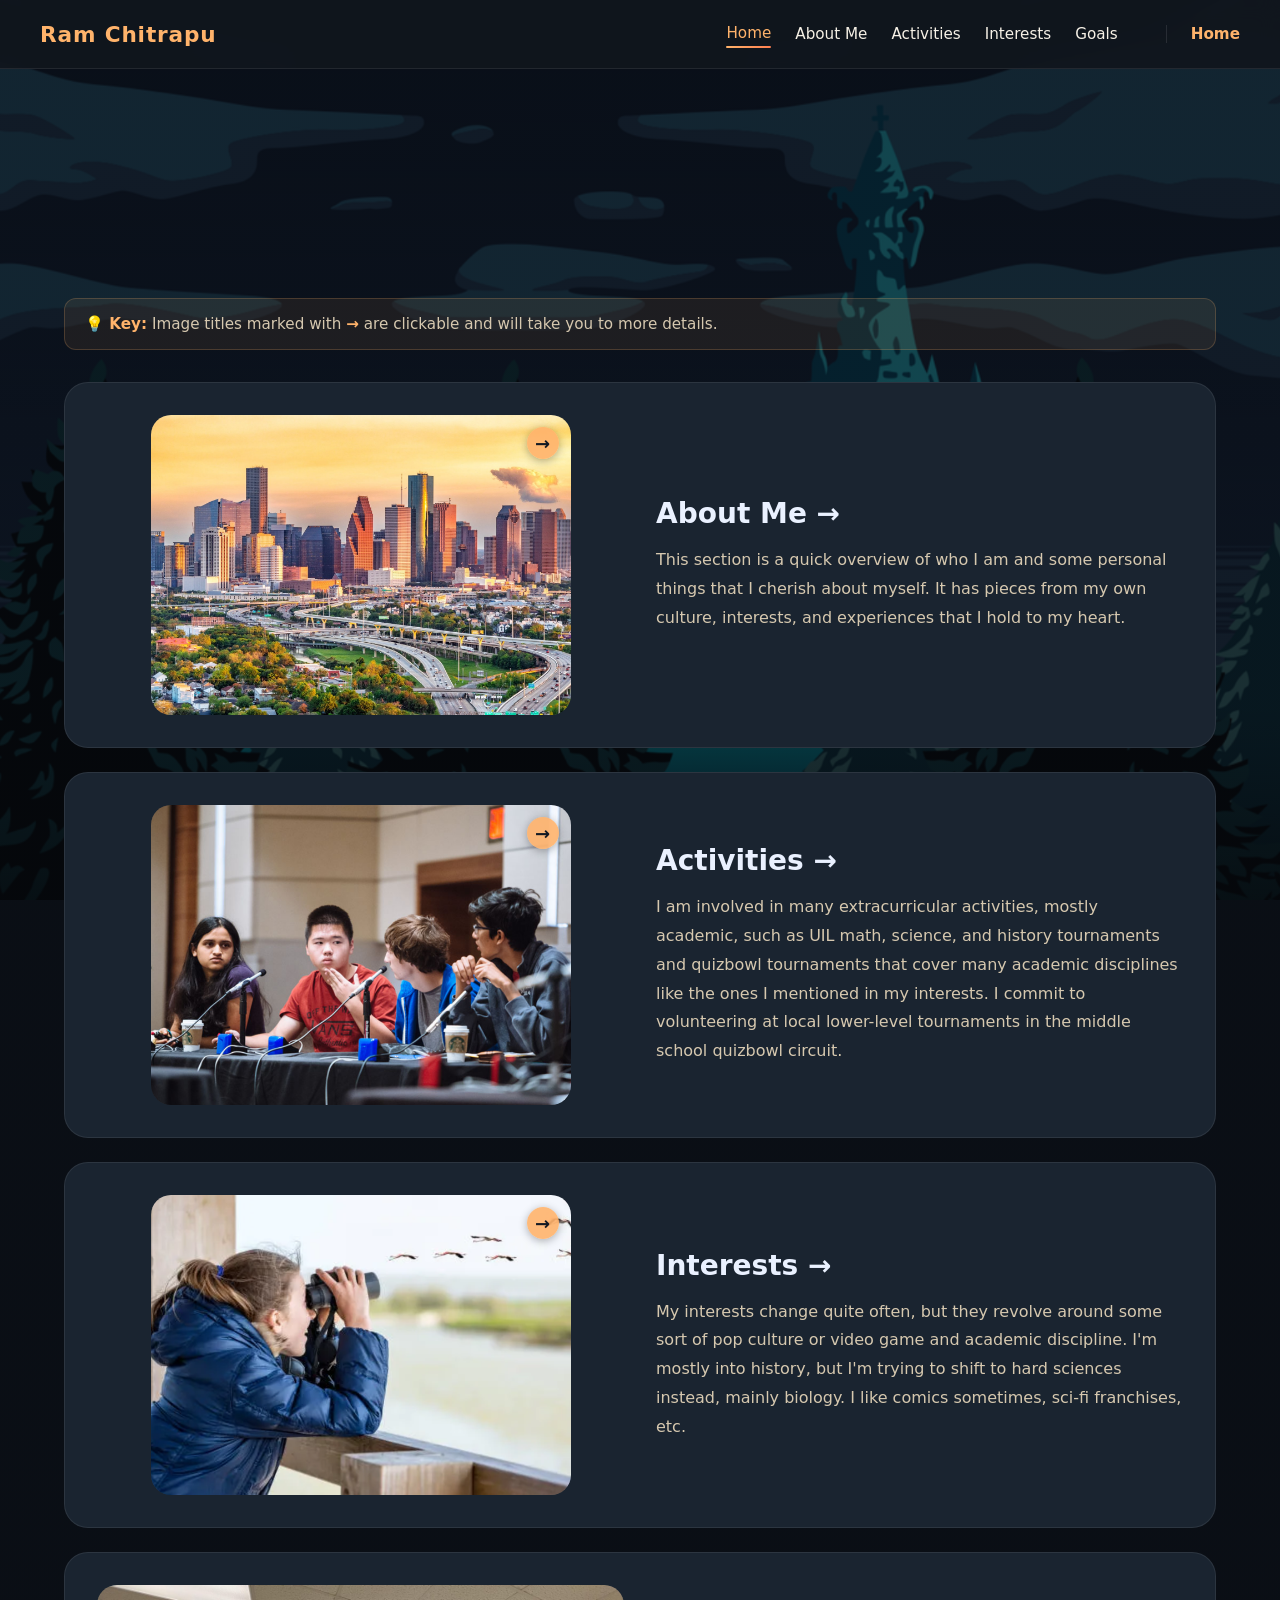
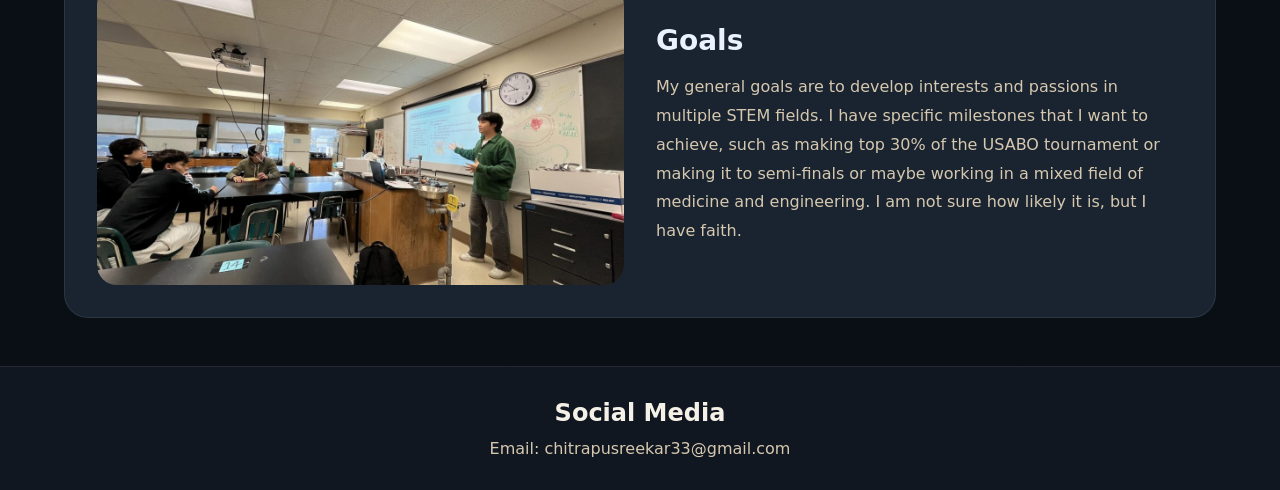
<file: index.html>
<!DOCTYPE html>
<html lang="en">
<head>
  <meta charset="UTF-8">
  <meta name="viewport" content="width=device-width, initial-scale=1.0">
  <title>Ram Chitrapu</title>
  <link rel="stylesheet" href="styles.css">
</head>
<body>
  <nav class="top-nav">
    <span class="nav-brand">Ram Chitrapu</span>
    <div class="top-nav-links">
      <a href="index.html" class="active">Home</a>
      <a href="about-gallery.html">About Me</a>
      <a href="activities.html">Activities</a>
      <a href="gallery.html">Interests</a>
      <a href="index.html">Goals</a>
    </div>
    <span class="page-title">Home</span>
  </nav>

  <header class="hero-header">
    <div class="hero-content">
    </div>
  </header>

  <main>
    <section class="clickable-legend">
      <p><strong>💡 Key:</strong> Image titles marked with <strong>→</strong> are clickable and will take you to more details.</p>
    </section>

    <section class="slide about-me-slide">
      <div class="slide-image">
        <a class="placeholder-link" href="about-gallery.html">
          <div class="placeholder placeholder-image-fill">
            <img src="images/houston.png" alt="Houston" class="gallery-photo">
          </div>
        </a>
      </div>
      <div class="slide-text">
        <h2>About Me →</h2>
        <p>This section is a quick overview of who I am and some personal things that I cherish about myself. It has pieces from my own culture, interests, and experiences that I hold to my heart.  </p>
      </div>
    </section>

    <section class="slide">
      <div class="slide-image">
        <a class="placeholder-link" href="activities.html">
          <div class="placeholder placeholder-image-fill">
            <img src="images/naqt.png" alt="NAQT activity" class="gallery-photo">
          </div>
        </a>
      </div>
      <div class="slide-text">
        <h2>Activities →</h2>
        <p>I am involved in many extracurricular activities, mostly academic, such as UIL math, science, and history tournaments and quizbowl tournaments that cover many academic disciplines like the ones I mentioned in my interests. I commit to volunteering at local lower-level tournaments in the middle school quizbowl circuit. </p>
      </div>
    </section>

    <section class="slide">
      <div class="slide-image">
        <a class="placeholder-link" href="gallery.html">
          <div class="placeholder placeholder-image-fill">
            <img src="images/birdwatching.png" alt="Birdwatching" class="gallery-photo">
          </div>
        </a>
      </div>
      <div class="slide-text">
        <h2>Interests →</h2>
        <p> My interests change quite often, but they revolve around some sort of pop culture or video game and academic discipline. I'm mostly into history, but I'm trying to shift to hard sciences instead, mainly biology. I like comics sometimes, sci-fi franchises, etc.  </p>
      </div>
    </section>

    <section class="slide reverse">
      <div class="slide-text">
        <h2>Goals</h2>
        <p> My general goals are to develop interests and passions in multiple STEM fields. I have specific milestones that I want to achieve, such as making top 30% of the USABO tournament or making it to semi-finals or maybe working in a mixed field of medicine and engineering. I am not sure how likely it is, but I have faith.</p>
      </div>
      <div class="slide-image">
        <div class="placeholder placeholder-image-fill">
          <img src="images/image.png" alt="Goals" class="gallery-photo">
        </div>
      </div>
    </section>
  </main>

  <footer class="bottom-footer">
    <div>
      <h2>Social Media</h2>
      <p>Email: chitrapusreekar33@gmail.com</p>
    </div>
  </footer>
</body>
</html>
</file>
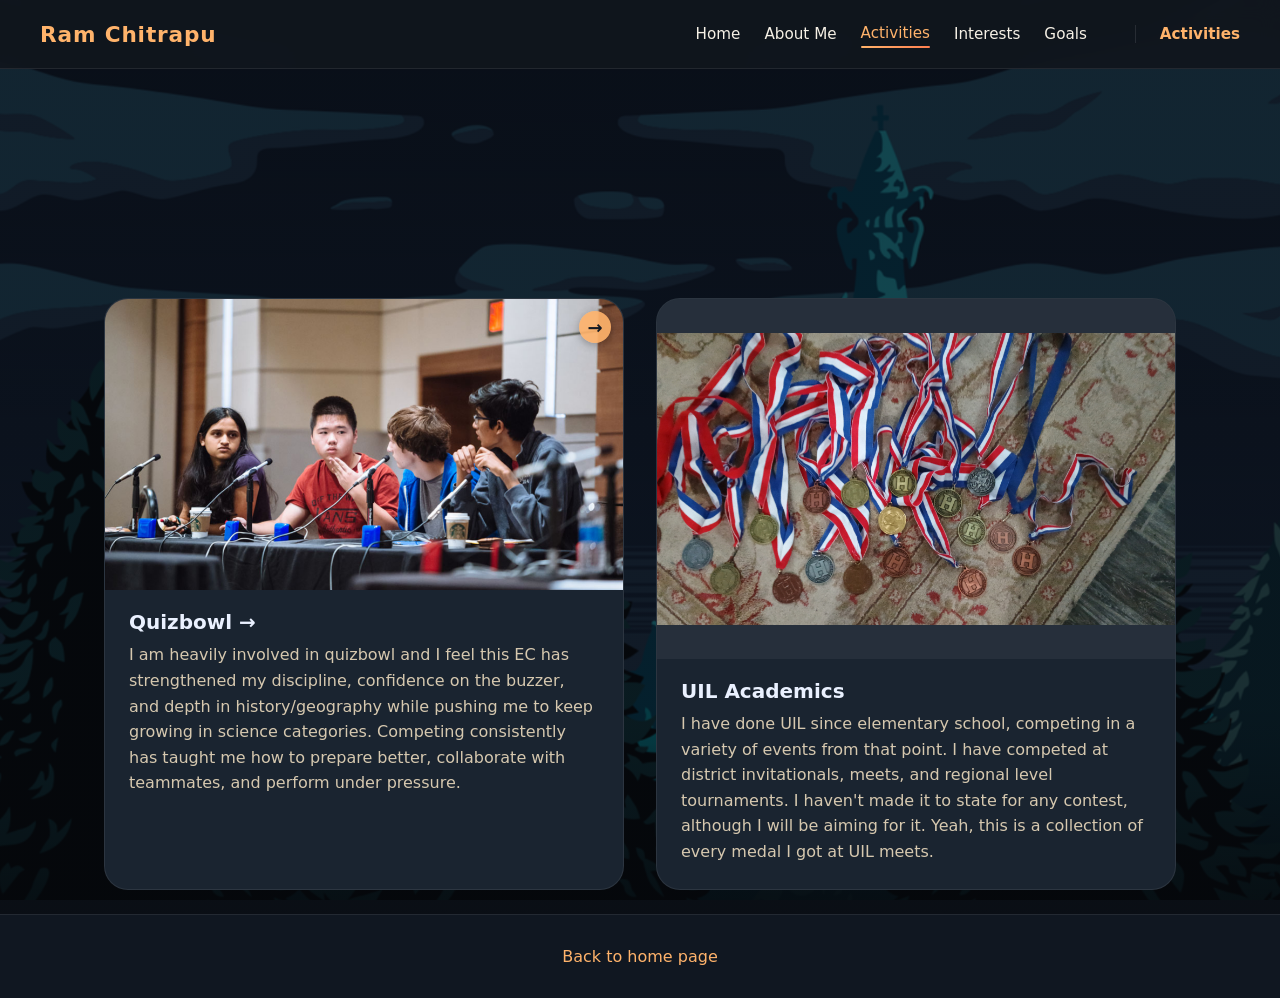
<file: activities.html>
<!DOCTYPE html>
<html lang="en">
<head>
  <meta charset="UTF-8">
  <meta name="viewport" content="width=device-width, initial-scale=1.0">
  <title>Activities Gallery</title>
  <link rel="stylesheet" href="styles.css">
</head>
<body>
  <nav class="top-nav">
    <span class="nav-brand">Ram Chitrapu</span>
    <div class="top-nav-links">
      <a href="index.html">Home</a>
      <a href="about-gallery.html">About Me</a>
      <a href="activities.html" class="active">Activities</a>
      <a href="gallery.html">Interests</a>
      <a href="index.html">Goals</a>
    </div>
    <span class="page-title">Activities</span>
  </nav>

  <header class="hero-header">
    <div class="hero-content">
    </div>
  </header>

  <main>
    <section class="activities-grid">
      <article class="activity-card">
        <a class="gallery-portal-link" href="quizbowl.html" aria-label="Open quizbowl awards page">
          <div class="gallery-image artwork-image naqt-image-wrap gallery-portal-image">
            <img src="images/naqt.png" alt="NAQT quizbowl" class="gallery-photo">
          </div>
        </a>
        <h3>Quizbowl →</h3>
        <p>I am heavily involved in quizbowl and I feel this EC has strengthened my discipline, confidence on the buzzer, and depth in history/geography while pushing me to keep growing in science categories. Competing consistently has taught me how to prepare better, collaborate with teammates, and perform under pressure.</p>
      </article>
      <article class="activity-card">
        <a class="gallery-portal-link" href="#">
          <div class="gallery-image artwork-image uil-image-wrap gallery-portal-image">
            <img src="images/uilmedals.png" alt="UIL medals" class="gallery-photo">
          </div>
        </a>
        <h3>UIL Academics</h3>
        <p>I have done UIL since elementary school, competing in a variety of events from that point. I have competed at district invitationals, meets, and regional level tournaments. I haven't made it to state for any contest, although I will be aiming for it. Yeah, this is a collection of every medal I got at UIL meets.  </p>
      </article>
    </section>
  </main>

  <footer class="bottom-footer">
    <div>
      <p><a class="text-link" href="index.html">Back to home page</a></p>
    </div>
  </footer>
</body>
</html>
</file>
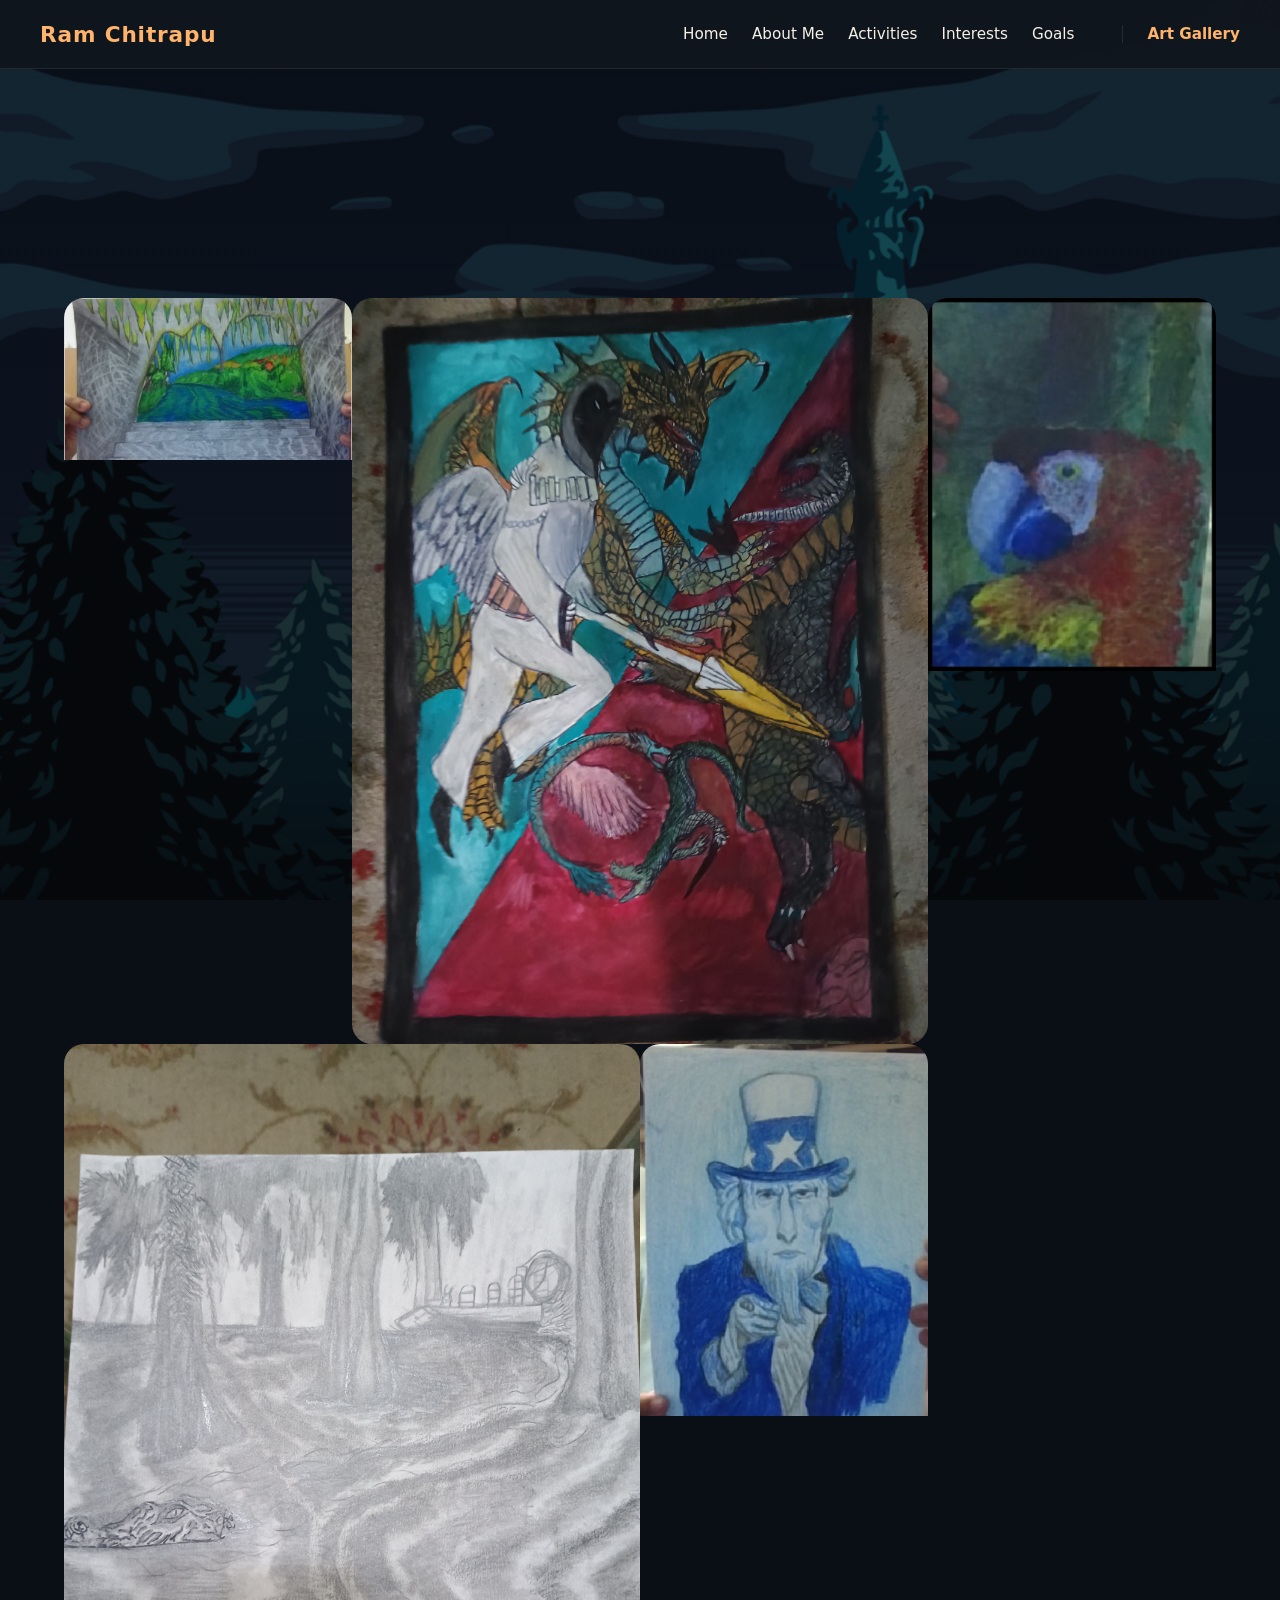
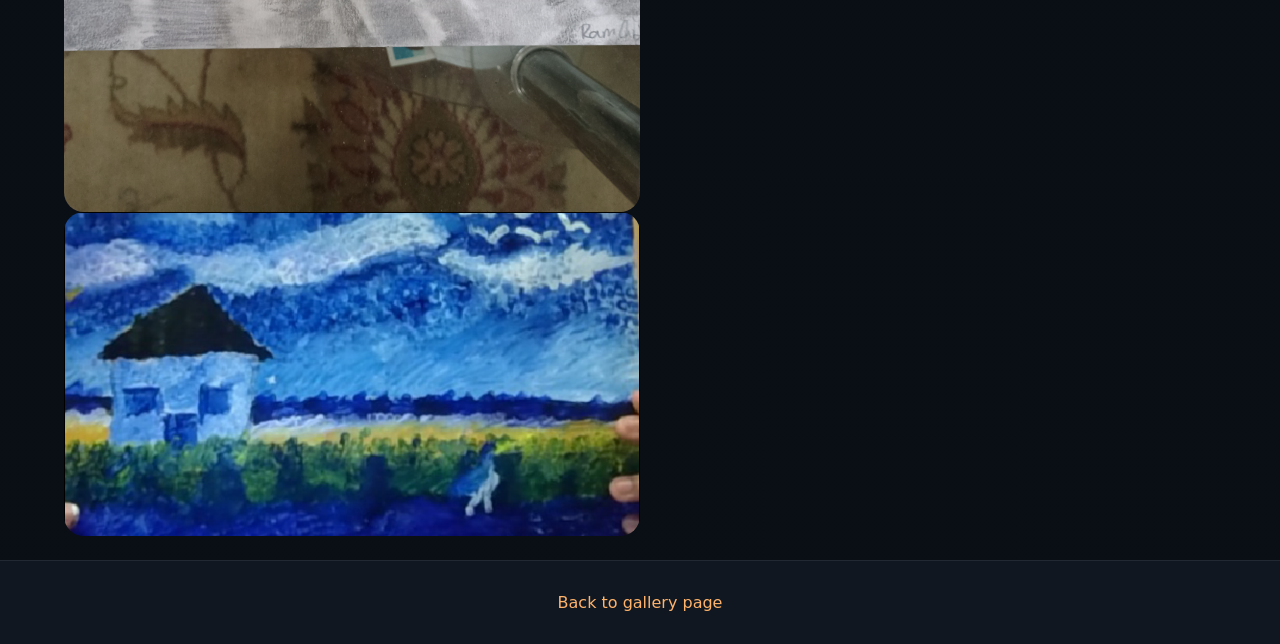
<file: art.html>
<!DOCTYPE html>
<html lang="en">
<head>
  <meta charset="UTF-8">
  <meta name="viewport" content="width=device-width, initial-scale=1.0">
  <title>Art Gallery</title>
  <link rel="stylesheet" href="styles.css">
</head>
<body>
  <nav class="top-nav">
    <span class="nav-brand">Ram Chitrapu</span>
    <div class="top-nav-links">
      <a href="index.html">Home</a>
      <a href="about-gallery.html">About Me</a>
      <a href="activities.html">Activities</a>
      <a href="gallery.html">Interests</a>
      <a href="index.html">Goals</a>
    </div>
    <span class="page-title">Art Gallery</span>
  </nav>

  <header class="hero-header">
    <div class="hero-content">
    </div>
  </header>

  <main>
    <section class="art-page-grid">
      <article class="artwork-card">
        <div class="gallery-image artwork-image art-original">
          <img src="images/gateway_to_paradise.png" alt="Gateway to Paradise" class="artwork-photo-original">
        </div>
      </article>
      <article class="artwork-card">
        <div class="gallery-image artwork-image art-original">
          <img src="images/dnd.png" alt="DND artwork" class="artwork-photo-original">
        </div>
      </article>
      <article class="artwork-card">
        <div class="gallery-image artwork-image art-original">
          <img src="images/parrot.png" alt="Parrot" class="artwork-photo-original">
        </div>
      </article>
      <article class="artwork-card artwork-card-large">
        <div class="gallery-image artwork-image art-original">
          <img src="images/bayou.jpg" alt="Bayou" class="artwork-photo-original">
        </div>
      </article>
      <article class="artwork-card">
        <div class="gallery-image artwork-image art-original">
          <img src="images/uncle_sam.png" alt="Uncle Sam" class="artwork-photo-original">
        </div>
      </article>
      <article class="artwork-card artwork-card-large">
        <div class="gallery-image artwork-image art-original">
          <img src="images/beachside.png" alt="Beachside" class="artwork-photo-original">
        </div>
      </article>
    </section>
  </main>

  <footer class="bottom-footer">
    <div>
      <p><a class="text-link" href="gallery.html">Back to gallery page</a></p>
    </div>
  </footer>
</body>
</html>
</file>
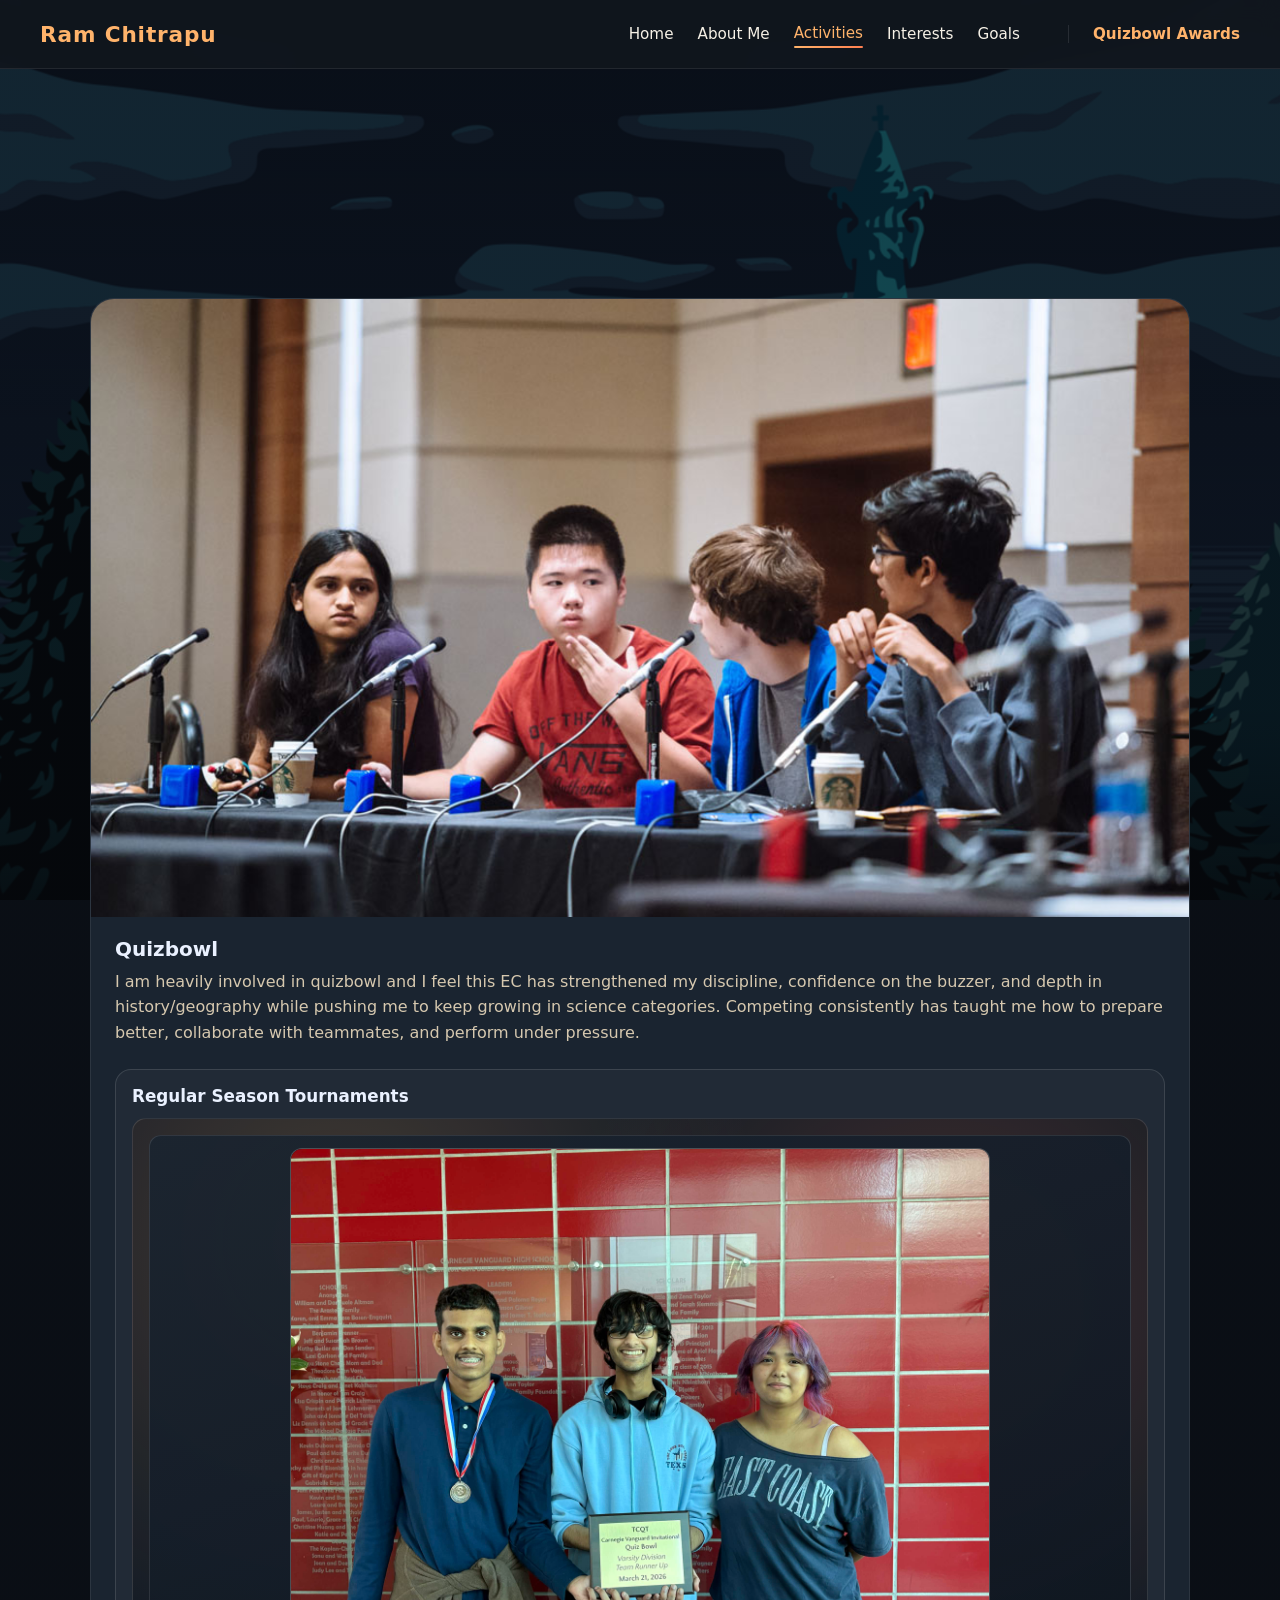
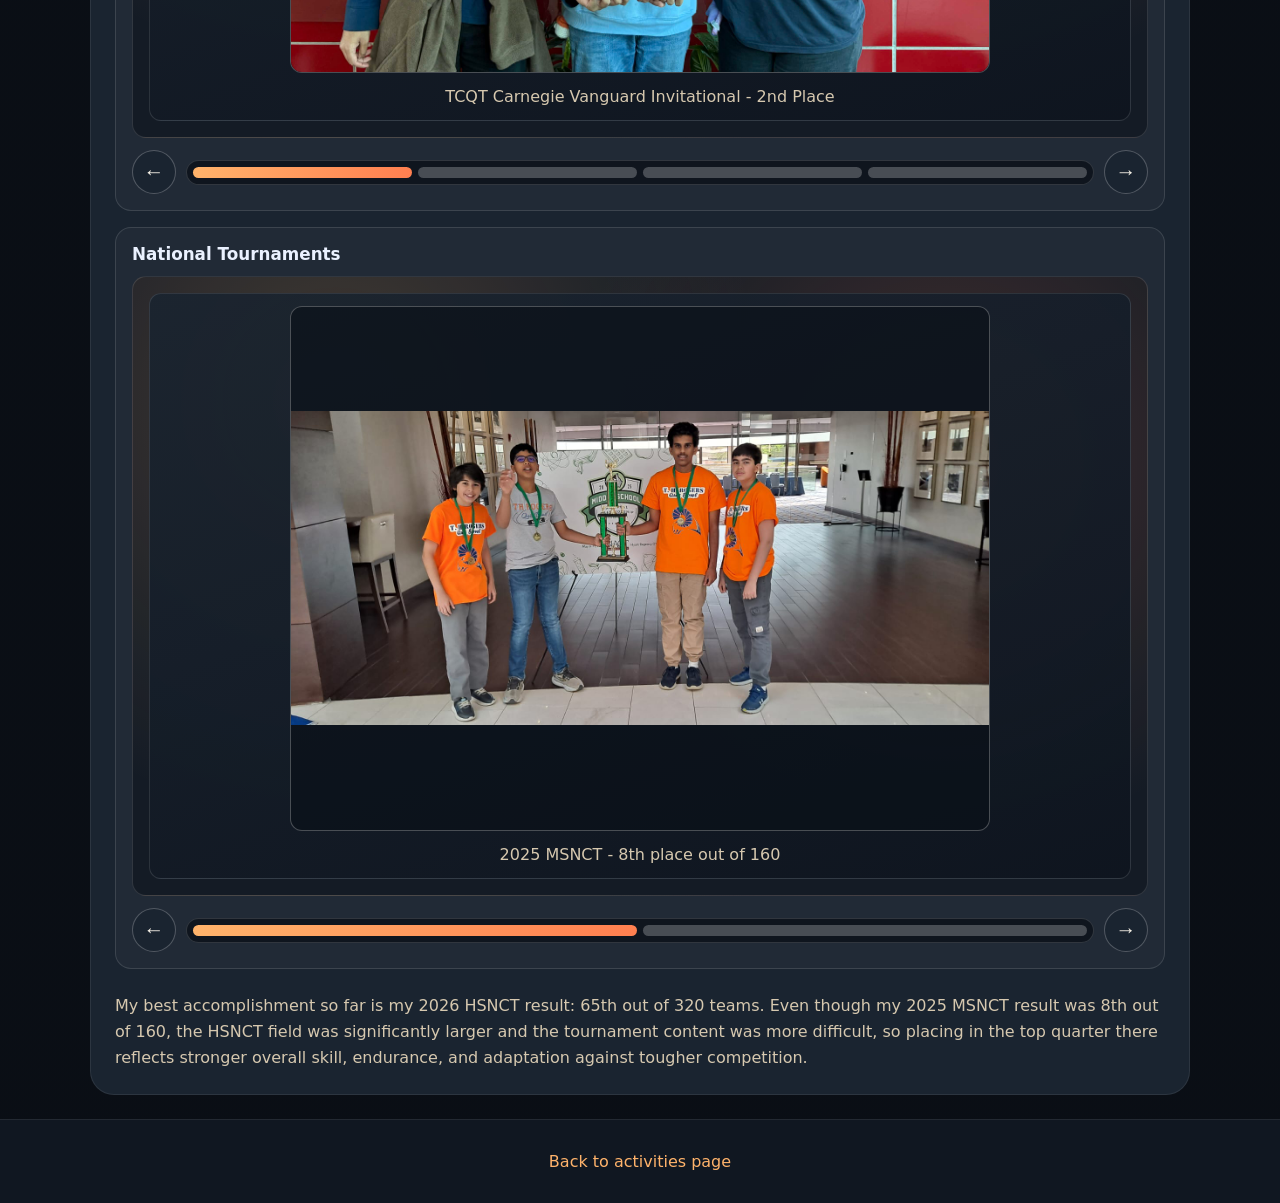
<file: quizbowl.html>
<!DOCTYPE html>
<html lang="en">
<head>
  <meta charset="UTF-8">
  <meta name="viewport" content="width=device-width, initial-scale=1.0">
  <title>Quizbowl Awards</title>
  <link rel="stylesheet" href="styles.css">
</head>
<body>
  <nav class="top-nav">
    <span class="nav-brand">Ram Chitrapu</span>
    <div class="top-nav-links">
      <a href="index.html">Home</a>
      <a href="about-gallery.html">About Me</a>
      <a href="activities.html" class="active">Activities</a>
      <a href="gallery.html">Interests</a>
      <a href="index.html">Goals</a>
    </div>
    <span class="page-title">Quizbowl Awards</span>
  </nav>

  <header class="hero-header">
    <div class="hero-content">
    </div>
  </header>

  <main>
    <section class="quizbowl-detail">
      <article class="activity-card">
        <div class="gallery-image artwork-image naqt-image-wrap">
          <img src="images/naqt.png" alt="NAQT quizbowl" class="gallery-photo">
        </div>
        <h3>Quizbowl</h3>
        <p>I am heavily involved in quizbowl and I feel this EC has strengthened my discipline, confidence on the buzzer, and depth in history/geography while pushing me to keep growing in science categories. Competing consistently has taught me how to prepare better, collaborate with teammates, and perform under pressure.</p>

        <div class="quizbowl-awards">
          <section class="quizbowl-slideshow-block" data-slideshow="regular-season">
            <h4>Regular Season Tournaments</h4>

            <section class="quizbowl-slideshow" aria-label="Regular season tournaments slideshow">
              <article class="quizbowl-slide-card is-active">
                <img src="images/tcqtcvhs.jpg" alt="TCQT Carnegie Vanguard 2nd Place Runner Up" class="quizbowl-slide-photo">
                <p>TCQT Carnegie Vanguard Invitational - 2nd Place</p>
              </article>
              <article class="quizbowl-slide-card">
                <img src="images/teamphoto.jpg" alt="TCQT CVHS Runner Up Team Photo" class="quizbowl-slide-photo">
                <p>Dual Team Photo with Strake Jesuit</p>
              </article>
              <article class="quizbowl-slide-card">
                <img src="images/tqbastate.jpg" alt="27th TQBA State Championship" class="quizbowl-slide-photo">
                <p>27th TQBA State Championship - 9th Place</p>
              </article>
              <article class="quizbowl-slide-card">
                <img src="images/medalists.jpg" alt="TCQT Strake Housewrite Photo with Other Medalist" class="quizbowl-slide-photo quizbowl-slide-photo-shrink">
                <p>House Write 3rd Place Medalist (Individual)</p>
              </article>
            </section>

            <div class="quizbowl-controls" aria-label="Regular season slideshow controls">
              <button class="quizbowl-arrow quizbowl-prev" type="button" aria-label="Previous regular season slide">&#8592;</button>
              <div class="quizbowl-indicator-bar" role="tablist" aria-label="Regular season slide selector">
                <button class="quizbowl-indicator is-active" type="button" data-index="0" aria-label="Go to regular season slide 1"></button>
                <button class="quizbowl-indicator" type="button" data-index="1" aria-label="Go to regular season slide 2"></button>
                <button class="quizbowl-indicator" type="button" data-index="2" aria-label="Go to regular season slide 3"></button>
                <button class="quizbowl-indicator" type="button" data-index="3" aria-label="Go to regular season slide 4"></button>
              </div>
              <button class="quizbowl-arrow quizbowl-next" type="button" aria-label="Next regular season slide">&#8594;</button>
            </div>
          </section>

          <section class="quizbowl-slideshow-block" data-slideshow="nationals">
            <h4>National Tournaments</h4>

            <section class="quizbowl-slideshow" aria-label="National tournaments slideshow">
              <article class="quizbowl-slide-card is-active">
                <img src="images/msnct.jpg" alt="MSNCT Nationals" class="quizbowl-slide-photo">
                <p> 2025 MSNCT - 8th place out of 160</p>
              </article>
              <article class="quizbowl-slide-card">
                <img src="images/hsnct.jpg" alt="HSNCT Nationals" class="quizbowl-slide-photo">
                <p>2026 HSNCT - 65th out of 320</p>
              </article>
            </section>

            <div class="quizbowl-controls" aria-label="National slideshow controls">
              <button class="quizbowl-arrow quizbowl-prev" type="button" aria-label="Previous national slide">&#8592;</button>
              <div class="quizbowl-indicator-bar" role="tablist" aria-label="National slide selector">
                <button class="quizbowl-indicator is-active" type="button" data-index="0" aria-label="Go to national slide 1"></button>
                <button class="quizbowl-indicator" type="button" data-index="1" aria-label="Go to national slide 2"></button>
              </div>
              <button class="quizbowl-arrow quizbowl-next" type="button" aria-label="Next national slide">&#8594;</button>
            </div>
          </section>
        </div>

        <p>My best accomplishment so far is my 2026 HSNCT result: 65th out of 320 teams. Even though my 2025 MSNCT result was 8th out of 160, the HSNCT field was significantly larger and the tournament content was more difficult, so placing in the top quarter there reflects stronger overall skill, endurance, and adaptation against tougher competition.</p>
      </article>
    </section>
  </main>

  <footer class="bottom-footer">
    <div>
      <p><a class="text-link" href="activities.html">Back to activities page</a></p>
    </div>
  </footer>

  <script>
    (function () {
      const blocks = Array.from(document.querySelectorAll('.quizbowl-slideshow-block'));

      blocks.forEach(function (block) {
        const slides = Array.from(block.querySelectorAll('.quizbowl-slide-card'));
        const indicators = Array.from(block.querySelectorAll('.quizbowl-indicator'));
        const prevBtn = block.querySelector('.quizbowl-prev');
        const nextBtn = block.querySelector('.quizbowl-next');

        let currentIndex = 0;

        function setActiveSlide(index) {
          currentIndex = (index + slides.length) % slides.length;

          slides.forEach(function (slide, idx) {
            slide.classList.toggle('is-active', idx === currentIndex);
          });

          indicators.forEach(function (dot, idx) {
            dot.classList.toggle('is-active', idx === currentIndex);
          });
        }

        prevBtn.addEventListener('click', function () {
          setActiveSlide(currentIndex - 1);
        });

        nextBtn.addEventListener('click', function () {
          setActiveSlide(currentIndex + 1);
        });

        indicators.forEach(function (dot) {
          dot.addEventListener('click', function () {
            setActiveSlide(Number(dot.dataset.index));
          });
        });
      });
    })();
  </script>
</body>
</html>
</file>
<file: styles.css>
:root {
  --bg: #131923;
  --surface: #1a2430;
  --surface-soft: #243242;
  --text: #f6f1e6;
  --muted: #d6c8af;
  --accent: #ffb36b;
}

* {
  box-sizing: border-box;
}

body {
  margin: 0;
  font-family: Inter, system-ui, -apple-system, BlinkMacSystemFont, "Segoe UI", sans-serif;
  background:
    linear-gradient(rgba(8, 12, 18, 0.62), rgba(8, 12, 18, 0.62)),
    url("images/bkground.png") center/cover no-repeat fixed;
  background-color: #0d121a;
  color: var(--text);
}

.hero-header {
  background: transparent;
  background-color: transparent;
  margin-top: 86px;
  min-height: 180px;
  padding: 0;
  text-align: left;
}

.hero-header h1 {
  margin: 0;
  font-size: clamp(2.5rem, 5vw, 4rem);
  letter-spacing: 0.05em;
}

.hero-header p {
  margin: 1rem 0 0;
  max-width: 640px;
  color: var(--muted);
  font-size: 1.05rem;
}

.about-me-slide .placeholder {
  min-height: 300px;
  height: 300px;
  background: rgba(255,255,255,.07);
  font-size: 1.15rem;
}

main h1,
main h2,
main h3 {
  position: relative;
  display: inline-block;
}

main h1::after,
main h2::after,
main h3::after {
  content: "";
  position: absolute;
  left: 0;
  bottom: -0.2em;
  width: 100%;
  height: 2px;
  border-radius: 999px;
  background: linear-gradient(90deg, var(--accent), #ff7f50);
  transform: scaleX(0);
  transform-origin: left;
  transition: transform 0.24s ease;
}

main h1:hover::after,
main h2:hover::after,
main h3:hover::after,
main h1:focus-visible::after,
main h2:focus-visible::after,
main h3:focus-visible::after {
  transform: scaleX(1);
}

.top-nav {
  position: fixed;
  top: 0;
  left: 0;
  right: 0;
  z-index: 1000;
  background: rgba(17, 22, 30, 0.93);
  backdrop-filter: blur(10px);
  padding: 1.35rem 2.5rem;
  border-bottom: 1px solid rgba(255, 255, 255, 0.08);
  display: flex;
  align-items: center;
  gap: 1.5rem;
}

.nav-brand {
  color: var(--accent);
  font-size: 1.35rem;
  font-weight: 700;
  letter-spacing: 0.04em;
  white-space: nowrap;
}

.top-nav-links {
  display: flex;
  gap: 1.5rem;
  align-items: center;
  margin-left: auto;
}

.top-nav a {
  position: relative;
  display: inline-block;
  color: var(--text);
  text-decoration: none;
  font-size: 0.95rem;
  font-weight: 500;
  transition: color 0.2s ease;
  white-space: nowrap;
}

.top-nav a::after {
  content: "";
  position: absolute;
  left: 0;
  bottom: -4px;
  width: 100%;
  height: 2px;
  border-radius: 999px;
  background: linear-gradient(90deg, var(--accent), #ff7f50);
  transform: scaleX(0);
  transform-origin: left;
  transition: transform 0.24s ease;
}

.top-nav a:hover {
  color: var(--accent);
}

.top-nav a:hover::after,
.top-nav a:focus-visible::after {
  transform: scaleX(1);
}

.top-nav a.active {
  color: var(--accent);
  padding-bottom: 2px;
}

.top-nav a.active::after {
  transform: scaleX(1);
}

.page-title {
  color: var(--accent);
  font-size: 0.95rem;
  font-weight: 600;
  white-space: nowrap;
  margin-left: 1.5rem;
  border-left: 1px solid rgba(255, 255, 255, 0.1);
  padding-left: 1.5rem;
}

@media (max-width: 860px) {
  .hero-header {
    margin-top: 72px;
  }

  .top-nav {
    gap: 1rem;
    padding: 1rem 1.5rem;
  }

  .nav-brand {
    font-size: 1.1rem;
  }

  .top-nav-links {
    gap: 1rem;
  }

  .top-nav a {
    font-size: 0.85rem;
  }

  .page-title {
    font-size: 0.85rem;
  }
}

@media (max-width: 560px) {
  .hero-header {
    margin-top: 60px;
  }

  .top-nav {
    gap: 0.5rem;
    padding: 0.75rem 1rem;
  }

  .nav-brand {
    font-size: 0.95rem;
    letter-spacing: 0.03em;
  }

  .top-nav-links {
    gap: 0.5rem;
  }

  .top-nav a {
    font-size: 0.7rem;
  }

  .page-title {
    font-size: 0.7rem;
  }
}

main {
  padding: 2rem 1.5rem 1.5rem;
  max-width: 1200px;
  margin: 0 auto;
}

.clickable-legend {
  background: rgba(255, 179, 107, 0.08);
  border: 1px solid rgba(255, 179, 107, 0.2);
  border-radius: 12px;
  padding: 1rem 1.25rem;
  margin-bottom: 2rem;
  font-size: 0.95rem;
}

.clickable-legend p {
  margin: 0;
  color: var(--muted);
}

.clickable-legend strong {
  color: var(--accent);
}

.about-me-slide .placeholder {
  min-height: 300px;
  height: 300px;
  background: rgba(255,255,255,.07);
  font-size: 1.15rem;
}

.slide {
  display: grid;
  grid-template-columns: 1fr 1fr;
  gap: 2rem;
  align-items: center;
  background: var(--surface);
  border: 1px solid rgba(255,255,255,.08);
  border-radius: 24px;
  padding: 2rem;
  margin-bottom: 1.5rem;
}

.slide.reverse {
  direction: rtl;
}

.slide.reverse .slide-text,
.slide.reverse .slide-image {
  direction: ltr;
}

.slide-text h2 {
  margin-top: 0;
  margin-bottom: 1rem;
  font-size: 1.75rem;
  color: #eaf1ff;
}

.slide-text p {
  margin: 0;
  line-height: 1.8;
  color: var(--muted);
}

.interests-section {
  width: 100%;
}

.interest-cards {
  display: grid;
  grid-template-columns: repeat(2, minmax(240px, 1fr));
  gap: 1.5rem;
}

.interest-card {
  background: var(--surface-soft);
  border-radius: 24px;
  overflow: hidden;
  min-height: 320px;
  display: flex;
  flex-direction: column;
}

.interest-image {
  min-height: 180px;
  background: rgba(255,255,255,.08);
  display: flex;
  align-items: center;
  justify-content: center;
  padding: 1rem;
  font-size: 1rem;
  color: rgba(255,255,255,.75);
}

.interest-card-body {
  padding: 1.5rem;
  display: flex;
  flex-direction: column;
  gap: 0.75rem;
}

.interest-card-body h3 {
  margin: 0;
  font-size: 1.25rem;
  color: #eaf1ff;
}

.interest-card-body p {
  margin: 0;
  color: var(--muted);
  line-height: 1.75;
}

.slide-image {
  display: flex;
  justify-content: center;
  align-items: center;
}

.placeholder-link {
  display: block;
  width: 100%;
  max-width: 420px;
  text-decoration: none;
  position: relative;
}

.placeholder-link::after {
  content: "→";
  position: absolute;
  top: 12px;
  right: 12px;
  background: rgba(255, 179, 107, 0.9);
  color: #131923;
  width: 32px;
  height: 32px;
  border-radius: 50%;
  display: flex;
  align-items: center;
  justify-content: center;
  font-weight: bold;
  font-size: 18px;
  pointer-events: none;
  box-shadow: 0 2px 8px rgba(0, 0, 0, 0.3);
  transition: transform 0.2s ease, background 0.2s ease;
  z-index: 10;
}

.placeholder-link:hover::after {
  transform: scale(1.1);
  background: rgba(255, 179, 107, 1);
}

.placeholder {
  width: 100%;
  height: 100%;
  min-height: 300px;
  border-radius: 20px;
  background: rgba(255,255,255,.06);
  border: 1px dashed rgba(255,255,255,.2);
  display: flex;
  align-items: center;
  justify-content: center;
  color: rgba(255,255,255,.7);
  font-size: 1rem;
  text-align: center;
  padding: 1rem;
  transition: transform 0.2s ease, background 0.2s ease, color 0.2s ease;
}

.placeholder:hover {
  background: rgba(93,140,255,.16);
  color: #eff6ff;
  transform: translateY(-4px);
}

.placeholder-image-fill {
  position: relative;
  overflow: hidden;
  padding: 0;
  border: 0;
}

.placeholder-image-fill .gallery-photo {
  position: absolute;
  inset: 0;
  width: 100%;
  height: 100%;
  object-fit: cover;
}

.gallery-grid {
  display: grid;
  gap: 1.5rem;
}

.gallery-2x3 {
  grid-template-columns: repeat(6, minmax(0, 1fr));
}

.gallery-2x3 .gallery-card {
  grid-column: span 2;
}

.gallery-2x3 .gallery-card:nth-child(4) {
  grid-column: 2 / span 2;
}

.gallery-2x3 .gallery-card:nth-child(5) {
  grid-column: 4 / span 2;
}

.about-gallery-stack {
  grid-template-columns: 1fr;
  max-width: 900px;
  margin: 0 auto;
}

.about-gallery-stack .gallery-card {
  display: grid;
  grid-template-columns: minmax(320px, 42%) 1fr;
  align-items: stretch;
}

.about-gallery-stack .gallery-image {
  grid-column: 1;
  grid-row: 1 / span 2;
  min-height: 320px;
  height: 100%;
}

.about-gallery-stack .gallery-image.placeholder {
  min-height: 320px;
  height: 100%;
  border-radius: 0;
  border: 0;
}

.about-gallery-stack .gallery-card h3 {
  grid-column: 2;
  margin: 1.25rem 1.5rem 0.5rem;
  text-align: left;
}

.about-gallery-stack .gallery-card p {
  grid-column: 2;
  margin: 0 1.5rem 1.25rem;
  text-align: left;
}

.gallery-card {
  background: var(--surface);
  border: 1px solid rgba(255,255,255,.08);
  border-radius: 24px;
  overflow: hidden;
  display: flex;
  flex-direction: column;
}

.gallery-image {
  min-height: 0;
  height: auto;
  background: rgba(255,255,255,.05);
  display: flex;
  align-items: center;
  justify-content: center;
  padding: 0;
  overflow: hidden;
  font-size: 1rem;
  color: rgba(255,255,255,.7);
}

.gallery-photo {
  width: 100%;
  height: auto;
  object-fit: contain;
  display: block;
}

.gallery-portal-link {
  display: block;
  text-decoration: none;
  max-width: 100%;
  position: relative;
}

.gallery-portal-link::after {
  content: "→";
  position: absolute;
  top: 12px;
  right: 12px;
  background: rgba(255, 179, 107, 0.9);
  color: #131923;
  width: 32px;
  height: 32px;
  border-radius: 50%;
  display: flex;
  align-items: center;
  justify-content: center;
  font-weight: bold;
  font-size: 18px;
  pointer-events: none;
  box-shadow: 0 2px 8px rgba(0, 0, 0, 0.3);
  transition: transform 0.2s ease, background 0.2s ease;
}

.gallery-portal-link:hover::after {
  transform: scale(1.1);
  background: rgba(255, 179, 107, 1);
}

.gallery-portal-link[href="#"]::after {
  content: none;
}

.gallery-portal-link[href="#"] .gallery-portal-image {
  cursor: default;
}

.gallery-portal-link[href="#"]:hover .gallery-portal-image {
  transform: none;
  box-shadow: none;
}

.gallery-portal-image {
  transition: transform 0.2s ease, box-shadow 0.2s ease;
  cursor: pointer;
}

.gallery-portal-link:hover .gallery-portal-image {
  transform: translateY(-4px);
  box-shadow: 0 16px 30px rgba(0,0,0,.25);
}

.sandman-intro {
  max-width: 900px;
  margin: 0 auto 1.5rem;
  background: linear-gradient(120deg, rgba(93, 140, 255, 0.18), rgba(24, 216, 176, 0.1));
  border: 1px solid rgba(255, 255, 255, 0.12);
  border-radius: 24px;
  padding: 1.5rem;
}

.sandman-intro h1 {
  margin: 0 0 0.75rem;
  font-size: clamp(1.8rem, 3.5vw, 2.5rem);
  letter-spacing: 0.02em;
}

.sandman-intro p {
  margin: 0;
  color: var(--muted);
  line-height: 1.7;
}

.sandman-slideshow {
  position: relative;
  max-width: 900px;
  min-height: 420px;
  margin: 0 auto;
  border-radius: 24px;
  overflow: hidden;
  background:
    radial-gradient(circle at 20% 20%, rgba(93, 140, 255, 0.2), transparent 45%),
    radial-gradient(circle at 80% 30%, rgba(24, 216, 176, 0.18), transparent 42%),
    rgba(12, 29, 59, 0.45);
  border: 1px solid rgba(255, 255, 255, 0.1);
}

.sandman-slideshow-block {
  max-width: 900px;
  margin: 0 auto 2rem;
}

.sandman-slideshow-title {
  margin: 0 0 0.75rem;
  font-size: 1.25rem;
  color: #edf3ff;
  letter-spacing: 0.02em;
}

.sandman-slide-card {
  position: absolute;
  inset: 1rem;
  padding: 1.25rem;
  display: flex;
  flex-direction: column;
  align-items: center;
  gap: 0.75rem;
  justify-content: flex-start;
  border-radius: 20px;
  background: linear-gradient(160deg, rgba(17, 40, 79, 0.95), rgba(9, 22, 44, 0.92));
  border: 1px solid rgba(255, 255, 255, 0.18);
  box-shadow: 0 16px 40px rgba(0, 0, 0, 0.3);
  opacity: 0;
  pointer-events: none;
  transform: translateX(14%) scale(0.96);
  transition: opacity 0.4s ease, transform 0.4s ease;
}

.sandman-slide-card.is-active {
  opacity: 1;
  pointer-events: auto;
  transform: translateX(0) scale(1);
}

.sandman-slide-card h3 {
  margin: 1rem 0 0.5rem;
  color: #edf3ff;
  font-size: 1.3rem;
  text-align: center;
}

.sandman-slide-card p {
  margin: 0;
  max-width: 560px;
  color: var(--muted);
  line-height: 1.6;
  text-align: center;
}

.sandman-placeholder {
  width: min(320px, 70%);
  min-height: 230px;
  border-radius: 16px;
  display: flex;
  align-items: center;
  justify-content: center;
  text-align: center;
  font-size: 1.05rem;
  font-weight: 600;
  letter-spacing: 0.03em;
  color: #f7fbff;
  border: 1px solid rgba(255, 255, 255, 0.28);
  background:
    repeating-linear-gradient(
      -45deg,
      rgba(93, 140, 255, 0.27) 0 16px,
      rgba(24, 216, 176, 0.22) 16px 32px,
      rgba(255, 255, 255, 0.1) 32px 48px
    );
  box-shadow: inset 0 0 0 1px rgba(255, 255, 255, 0.14), 0 0 35px rgba(24, 216, 176, 0.3);
}

.sandman-controls {
  max-width: 900px;
  margin: 1rem auto 0;
  display: grid;
  grid-template-columns: auto 1fr auto;
  align-items: center;
  gap: 0.75rem;
}

.sandman-arrow {
  border: 1px solid rgba(255, 255, 255, 0.25);
  background: rgba(18, 42, 82, 0.85);
  color: #f5f8ff;
  width: 48px;
  height: 48px;
  border-radius: 999px;
  font-size: 1.4rem;
  line-height: 1;
  cursor: pointer;
  transition: transform 0.2s ease, background 0.2s ease;
}

.sandman-arrow:hover {
  transform: translateY(-2px);
  background: rgba(167, 93, 46, 0.95);
}

.sandman-indicator-bar {
  background: rgba(10, 25, 50, 0.82);
  border: 1px solid rgba(255, 255, 255, 0.15);
  border-radius: 999px;
  padding: 0.45rem;
  display: grid;
  grid-template-columns: repeat(4, minmax(0, 1fr));
  gap: 0.4rem;
}

.sandman-indicator {
  height: 12px;
  border: 0;
  border-radius: 999px;
  cursor: pointer;
  background: rgba(255, 255, 255, 0.22);
  transition: transform 0.2s ease, background 0.2s ease;
}

.sandman-indicator:hover {
  transform: scaleY(1.2);
  background: rgba(255, 255, 255, 0.45);
}

.sandman-indicator.is-active {
  background: linear-gradient(90deg, #ffb36b, #ff7f50);
}

.about-slideshow-block {
  max-width: 980px;
  margin: 0 auto 2rem;
}

.about-slideshow-title {
  margin: 0 0 0.75rem;
  font-size: 1.3rem;
  color: #edf3ff;
  letter-spacing: 0.02em;
}

.about-slideshow {
  position: relative;
  min-height: 620px;
  border-radius: 24px;
  overflow: hidden;
  background:
    radial-gradient(circle at 18% 22%, rgba(255, 179, 107, 0.2), transparent 45%),
    radial-gradient(circle at 80% 28%, rgba(93, 140, 255, 0.22), transparent 44%),
    rgba(17, 27, 42, 0.72);
  border: 1px solid rgba(255, 255, 255, 0.12);
}

.about-slide-card {
  position: absolute;
  inset: 1rem;
  padding: 1.25rem;
  display: flex;
  flex-direction: column;
  align-items: center;
  gap: 0.8rem;
  justify-content: flex-start;
  border-radius: 20px;
  background: linear-gradient(165deg, rgba(20, 36, 56, 0.95), rgba(12, 21, 34, 0.94));
  border: 1px solid rgba(255, 255, 255, 0.16);
  box-shadow: 0 16px 38px rgba(0, 0, 0, 0.3);
  opacity: 0;
  pointer-events: none;
  transform: translateX(12%) scale(0.97);
  transition: opacity 0.35s ease, transform 0.35s ease;
}

.about-slide-card.is-active {
  opacity: 1;
  pointer-events: auto;
  transform: translateX(0) scale(1);
}

.about-slide-photo {
  width: min(700px, 100%);
  aspect-ratio: 16 / 10;
  height: auto;
  object-fit: cover;
  object-position: center;
  background: rgba(8, 12, 18, 0.2);
  border: 1px solid rgba(255, 255, 255, 0.2);
  border-radius: 14px;
  display: block;
}

.about-slide-placeholder {
  width: min(700px, 100%);
  aspect-ratio: 16 / 10;
  height: auto;
  border-radius: 14px;
  display: flex;
  align-items: center;
  justify-content: center;
  text-align: center;
  font-size: 1.05rem;
  font-weight: 600;
  letter-spacing: 0.03em;
  color: #f7fbff;
  border: 1px dashed rgba(255, 255, 255, 0.3);
  background:
    repeating-linear-gradient(
      -45deg,
      rgba(255, 179, 107, 0.2) 0 18px,
      rgba(93, 140, 255, 0.2) 18px 36px,
      rgba(255, 255, 255, 0.08) 36px 54px
    );
}

.about-slide-card h3 {
  margin: 0.6rem 0 0.4rem;
  color: #edf3ff;
  font-size: 1.3rem;
  text-align: center;
}

.about-slide-card p {
  margin: 0;
  max-width: 760px;
  color: var(--muted);
  line-height: 1.6;
  text-align: center;
}

.about-controls {
  margin-top: 0.9rem;
  display: grid;
  grid-template-columns: auto 1fr auto;
  align-items: center;
  gap: 0.7rem;
}

.about-arrow {
  border: 1px solid rgba(255, 255, 255, 0.25);
  background: rgba(18, 42, 82, 0.85);
  color: #f5f8ff;
  width: 48px;
  height: 48px;
  border-radius: 999px;
  font-size: 1.4rem;
  line-height: 1;
  cursor: pointer;
  transition: transform 0.2s ease, background 0.2s ease;
}

.about-arrow:hover {
  transform: translateY(-2px);
  background: rgba(167, 93, 46, 0.95);
}

.about-indicator-bar {
  background: rgba(10, 25, 50, 0.82);
  border: 1px solid rgba(255, 255, 255, 0.15);
  border-radius: 999px;
  padding: 0.45rem;
  display: grid;
  grid-template-columns: repeat(5, minmax(0, 1fr));
  gap: 0.35rem;
}

.about-indicator {
  height: 11px;
  border: 0;
  border-radius: 999px;
  cursor: pointer;
  background: rgba(255, 255, 255, 0.22);
  transition: transform 0.2s ease, background 0.2s ease;
}

.about-indicator:hover {
  transform: scaleY(1.2);
  background: rgba(255, 255, 255, 0.45);
}

.about-indicator.is-active {
  background: linear-gradient(90deg, #ffb36b, #ff7f50);
}

@media (max-width: 820px) {
  .about-slideshow {
    min-height: 680px;
  }

  .about-slide-photo,
  .about-slide-placeholder {
    aspect-ratio: 4 / 3;
  }

  .about-indicator-bar {
    grid-template-columns: repeat(5, minmax(0, 1fr));
    grid-auto-rows: 11px;
  }
}

@media (max-width: 560px) {
  .about-slideshow {
    min-height: 740px;
  }

  .about-slide-card {
    inset: 0.75rem;
    padding: 1rem;
  }

  .about-slide-photo,
  .about-slide-placeholder {
    aspect-ratio: 5 / 4;
  }

  .about-slide-card h3 {
    font-size: 1.1rem;
  }

  .about-slide-card p {
    font-size: 0.95rem;
  }

  .about-controls {
    gap: 0.45rem;
  }

  .about-arrow {
    width: 42px;
    height: 42px;
    font-size: 1.2rem;
  }
}

.gallery-image.placeholder {
  min-height: 220px;
  height: 220px;
}

.art-page-grid {
  display: grid;
  grid-template-columns: repeat(4, minmax(200px, 1fr));
  gap: 0;
  max-width: 1400px;
  margin: 0 auto;
  grid-auto-flow: dense;
}

.activities-grid {
  display: grid;
  grid-template-columns: repeat(2, minmax(300px, 520px));
  justify-content: center;
  gap: 2rem;
  max-width: 1200px;
  margin: 0 auto;
}

.activity-card {
  background: var(--surface);
  border: 1px solid rgba(255,255,255,.08);
  border-radius: 24px;
  overflow: hidden;
  display: flex;
  flex-direction: column;
}

.activity-card a {
  display: block;
  position: relative;
  text-decoration: none;
}

.activity-card a::after {
  content: "→";
  position: absolute;
  top: 12px;
  right: 12px;
  background: rgba(255, 179, 107, 0.9);
  color: #131923;
  width: 32px;
  height: 32px;
  border-radius: 50%;
  display: flex;
  align-items: center;
  justify-content: center;
  font-weight: bold;
  font-size: 18px;
  pointer-events: none;
  box-shadow: 0 2px 8px rgba(0, 0, 0, 0.3);
  transition: transform 0.2s ease, background 0.2s ease;
  z-index: 10;
}

.activity-card a:hover::after {
  transform: scale(1.1);
  background: rgba(255, 179, 107, 1);
}

.activity-card a[href="#"]::after {
  content: none;
}

.activity-card .gallery-image {
  min-height: 360px;
  height: 360px;
}

.activity-card .gallery-image.naqt-image-wrap,
.activity-card .gallery-image.rock-image-wrap {
  min-height: 0;
  height: auto;
}

.activity-card .gallery-image.uil-image-wrap {
  min-height: 360px;
  height: 360px;
}

.activity-card h3 {
  margin: 1.25rem 1.5rem 0.5rem;
  font-size: 1.25rem;
  color: #eaf1ff;
}

.activity-card p {
  margin: 0 1.5rem 1.5rem;
  color: var(--muted);
  line-height: 1.6;
}

.quizbowl-awards {
  margin: 0 1.5rem 1.5rem;
  display: grid;
  gap: 1rem;
}

.quizbowl-slideshow-block {
  background: rgba(255, 255, 255, 0.03);
  border: 1px solid rgba(255, 255, 255, 0.12);
  border-radius: 16px;
  padding: 1rem;
}

.quizbowl-slideshow-block h4 {
  margin: 0 0 0.75rem;
  font-size: 1.05rem;
  color: #eaf1ff;
}

.quizbowl-slideshow {
  position: relative;
  min-height: 620px;
  border-radius: 14px;
  overflow: hidden;
  background:
    radial-gradient(circle at 20% 20%, rgba(255, 179, 107, 0.2), transparent 45%),
    radial-gradient(circle at 80% 30%, rgba(255, 127, 80, 0.2), transparent 42%),
    rgba(16, 23, 33, 0.75);
  border: 1px solid rgba(255, 255, 255, 0.12);
}

.quizbowl-slide-card {
  position: absolute;
  inset: 1rem;
  display: flex;
  flex-direction: column;
  align-items: center;
  justify-content: center;
  gap: 0.75rem;
  padding: 1rem;
  border-radius: 12px;
  background: linear-gradient(160deg, rgba(26, 36, 48, 0.9), rgba(14, 21, 31, 0.9));
  border: 1px solid rgba(255, 255, 255, 0.12);
  opacity: 0;
  pointer-events: none;
  transform: translateX(12%) scale(0.97);
  transition: opacity 0.35s ease, transform 0.35s ease;
}

.quizbowl-slide-card.is-active {
  opacity: 1;
  pointer-events: auto;
  transform: translateX(0) scale(1);
}

.quizbowl-image-placeholder {
  width: min(700px, 100%);
  aspect-ratio: 4 / 3;
  border-radius: 12px;
  display: flex;
  align-items: center;
  justify-content: center;
  text-align: center;
  font-size: 1.05rem;
  font-weight: 600;
  color: #f8f4ea;
  border: 1px dashed rgba(255, 255, 255, 0.3);
  background:
    repeating-linear-gradient(
      -45deg,
      rgba(255, 179, 107, 0.2) 0 18px,
      rgba(255, 127, 80, 0.18) 18px 36px,
      rgba(255, 255, 255, 0.08) 36px 54px
    );
}

.quizbowl-slide-photo {
  width: min(700px, 100%);
  aspect-ratio: 4 / 3;
  object-fit: contain;
  object-position: center;
  background: rgba(10, 16, 24, 0.65);
  display: block;
  border-radius: 12px;
  border: 1px solid rgba(255, 255, 255, 0.25);
}

.quizbowl-slide-photo-shrink {
  width: auto;
  max-width: min(700px, 100%);
  height: auto;
  max-height: 420px;
  aspect-ratio: auto;
  background: transparent;
}

.quizbowl-slide-card p {
  margin: 0;
  text-align: center;
  color: var(--muted);
  line-height: 1.5;
}

.quizbowl-controls {
  margin-top: 0.75rem;
  display: grid;
  grid-template-columns: auto 1fr auto;
  align-items: center;
  gap: 0.6rem;
}

.quizbowl-arrow {
  width: 44px;
  height: 44px;
  border-radius: 999px;
  border: 1px solid rgba(255, 255, 255, 0.24);
  background: rgba(26, 36, 48, 0.9);
  color: var(--text);
  font-size: 1.3rem;
  cursor: pointer;
  transition: transform 0.2s ease, background 0.2s ease;
}

.quizbowl-arrow:hover {
  transform: translateY(-2px);
  background: rgba(167, 93, 46, 0.95);
}

.quizbowl-indicator-bar {
  background: rgba(12, 18, 26, 0.82);
  border: 1px solid rgba(255, 255, 255, 0.14);
  border-radius: 999px;
  padding: 0.4rem;
  display: grid;
  gap: 0.35rem;
  grid-auto-flow: column;
  grid-auto-columns: 1fr;
}

.quizbowl-indicator {
  height: 11px;
  border: 0;
  border-radius: 999px;
  background: rgba(255, 255, 255, 0.24);
  cursor: pointer;
  transition: transform 0.2s ease, background 0.2s ease;
}

.quizbowl-indicator:hover {
  transform: scaleY(1.2);
  background: rgba(255, 255, 255, 0.45);
}

.quizbowl-indicator.is-active {
  background: linear-gradient(90deg, #ffb36b, #ff7f50);
}

.quizbowl-detail {
  max-width: 1100px;
  margin: 0 auto;
}

.award-row {
  display: grid;
  gap: 0.75rem;
}

.award-row-single {
  grid-template-columns: 1fr;
}

.award-row-triple {
  grid-template-columns: repeat(3, minmax(0, 1fr));
}

.award-slot {
  background: rgba(255,255,255,.04);
  border: 1px solid rgba(255,255,255,.1);
  border-radius: 14px;
  padding: 0.75rem;
}

.award-slot h4 {
  margin: 0 0 0.5rem;
  font-size: 0.95rem;
  color: #eaf1ff;
  line-height: 1.4;
}

.award-image-placeholder {
  min-height: 130px;
  border-radius: 12px;
  background: rgba(255,255,255,.06);
  border: 1px dashed rgba(255,255,255,.28);
  display: flex;
  align-items: center;
  justify-content: center;
  text-align: center;
  color: rgba(255,255,255,.72);
  padding: 0.75rem;
}

.artwork-card-large {
  grid-column: span 2;
  grid-row: span 1;
}

.art-page-grid .artwork-card:nth-child(2) {
  grid-column: span 2;
  grid-row: span 1;
}

.art-page-grid .artwork-card:nth-child(3) {
  grid-row: span 2;
}

.artwork-card {
  border-radius: 20px;
  overflow: hidden;
}

.artwork-image {
  min-height: 280px;
  height: 100%;
}

.art-original {
  min-height: 0;
  height: auto;
  padding: 0;
  align-items: center;
}

.artwork-photo-original {
  width: 100%;
  height: auto;
  max-width: 100%;
  display: block;
}

.gallery-card h3 {
  margin: 1.25rem 1.5rem 0.5rem;
  font-size: 1.25rem;
  color: #eaf1ff;
}

.gallery-card p {
  margin: 0 1.5rem 1.5rem;
  color: var(--muted);
  line-height: 1.6;
}

.gallery-card-link {
  display: flex;
  flex-direction: column;
  height: 100%;
  text-decoration: none;
  color: inherit;
  position: relative;
}

.gallery-card-link::after {
  content: "→";
  position: absolute;
  top: 12px;
  right: 12px;
  background: rgba(255, 179, 107, 0.9);
  color: #131923;
  width: 32px;
  height: 32px;
  border-radius: 50%;
  display: flex;
  align-items: center;
  justify-content: center;
  font-weight: bold;
  font-size: 18px;
  pointer-events: none;
  box-shadow: 0 2px 8px rgba(0, 0, 0, 0.3);
  transition: transform 0.2s ease, background 0.2s ease;
  z-index: 10;
}

.gallery-card-link:hover::after {
  transform: scale(1.1);
  background: rgba(255, 179, 107, 1);
}

.wildlife-sightings-grid {
  display: grid;
  grid-template-columns: repeat(3, minmax(0, 1fr));
  gap: 1.5rem;
}

.history-favorites-grid {
  grid-template-columns: repeat(2, minmax(280px, 460px));
  justify-content: center;
}

.wildlife-placeholder {
  min-height: 260px;
  border-radius: 0;
  border: 1px dashed rgba(255, 255, 255, 0.3);
  background:
    repeating-linear-gradient(
      -45deg,
      rgba(255, 179, 107, 0.2) 0 20px,
      rgba(93, 140, 255, 0.2) 20px 40px,
      rgba(255, 255, 255, 0.08) 40px 60px
    );
  color: #eef4ff;
  text-align: center;
  font-weight: 600;
  letter-spacing: 0.02em;
  padding: 1rem;
}

.wildlife-mini-slideshow {
  position: relative;
  overflow: hidden;
  padding: 0;
}

.wildlife-mini-slide {
  position: absolute;
  inset: 0;
  display: flex;
  align-items: center;
  justify-content: center;
  text-align: center;
  font-weight: 600;
  letter-spacing: 0.02em;
  color: #eef4ff;
  padding: 1rem;
  opacity: 0;
  pointer-events: none;
  transform: translateX(10%);
  transition: opacity 0.28s ease, transform 0.28s ease;
  background:
    repeating-linear-gradient(
      -45deg,
      rgba(255, 179, 107, 0.2) 0 20px,
      rgba(93, 140, 255, 0.2) 20px 40px,
      rgba(255, 255, 255, 0.08) 40px 60px
    );
}

.wildlife-mini-slide.is-active {
  opacity: 1;
  pointer-events: auto;
  transform: translateX(0);
}

.wildlife-mini-slide-photo {
  padding: 0;
}

.wildlife-mini-photo {
  width: 100%;
  height: 100%;
  object-fit: contain;
  object-position: center;
  display: block;
}

.wildlife-mini-slide-photo .wildlife-mini-photo {
  object-fit: cover;
}

.wildlife-mini-photo-birds1-flock {
  object-position: center 8%;
}

.wildlife-mini-arrow {
  position: absolute;
  top: 50%;
  transform: translateY(-50%);
  width: 34px;
  height: 34px;
  border-radius: 999px;
  border: 1px solid rgba(255, 255, 255, 0.26);
  background: rgba(20, 32, 50, 0.85);
  color: #f5f8ff;
  font-size: 1rem;
  line-height: 1;
  cursor: pointer;
  z-index: 2;
}

.wildlife-mini-prev {
  left: 0.5rem;
}

.wildlife-mini-next {
  right: 0.5rem;
}

.wildlife-mini-dots {
  position: absolute;
  left: 50%;
  bottom: 0.6rem;
  transform: translateX(-50%);
  display: flex;
  gap: 0.35rem;
  z-index: 2;
}

.wildlife-mini-dot {
  width: 10px;
  height: 10px;
  border-radius: 999px;
  border: 0;
  background: rgba(255, 255, 255, 0.34);
  cursor: pointer;
}

.wildlife-mini-dot.is-active {
  background: linear-gradient(90deg, #ffb36b, #ff7f50);
}

.gallery-2x3 .gallery-card:nth-child(1) h3,
.gallery-2x3 .gallery-card:nth-child(1) p,
.gallery-2x3 .gallery-card:nth-child(2) h3,
.gallery-2x3 .gallery-card:nth-child(2) p,
.gallery-2x3 .gallery-card:nth-child(4) h3,
.gallery-2x3 .gallery-card:nth-child(4) p,
.gallery-2x3 .gallery-card:nth-child(5) h3,
.gallery-2x3 .gallery-card:nth-child(5) p {
  text-align: center;
}

.text-link {
  color: var(--accent);
  text-decoration: none;
}

.text-link:hover {
  text-decoration: underline;
}

.bottom-footer {
  background: #101721;
  padding: 2rem 1.5rem;
  text-align: center;
  border-top: 1px solid rgba(255,255,255,.08);
}

.bottom-footer h2 {
  margin: 0 0 0.75rem;
  font-size: 1.5rem;
}

.bottom-footer p {
  margin: 0;
  color: var(--muted);
}

@media (max-width: 860px) {
  .slide {
    grid-template-columns: 1fr;
    text-align: center;
  }

  .slide.reverse {
    direction: ltr;
  }

  .interest-cards {
    grid-template-columns: 1fr;
  }

  .gallery-2x3 {
    grid-template-columns: 1fr;
  }

  .gallery-2x3 .gallery-card,
  .gallery-2x3 .gallery-card:nth-child(4),
  .gallery-2x3 .gallery-card:nth-child(5) {
    grid-column: auto;
  }

  .about-gallery-stack .gallery-card {
    grid-template-columns: 1fr;
  }

  .about-gallery-stack .gallery-image {
    grid-column: 1;
    grid-row: 1;
    min-height: 280px;
  }

  .about-gallery-stack .gallery-image.placeholder {
    min-height: 280px;
  }

  .about-gallery-stack .gallery-card h3,
  .about-gallery-stack .gallery-card p {
    grid-column: 1;
  }

  .art-page-grid {
    grid-template-columns: 1fr;
    max-width: 100%;
  }

  .about-me-slide .placeholder {
    min-height: 220px;
    height: 220px;
  }

  .sandman-slideshow {
    min-height: 460px;
  }

  .sandman-slide-card {
    inset: 0.75rem;
    padding: 1rem;
  }

  .sandman-controls {
    gap: 0.5rem;
  }

  .sandman-arrow {
    width: 44px;
    height: 44px;
  }

  .wildlife-sightings-grid {
    grid-template-columns: 1fr;
  }
}

@media (max-width: 560px) {
  .art-page-grid {
    grid-template-columns: 1fr;
  }

  .artwork-image {
    min-height: 300px;
    height: 300px;
  }

  .activities-grid {
    grid-template-columns: 1fr;
  }

  .award-row-triple {
    grid-template-columns: 1fr;
  }

  .quizbowl-slideshow {
    min-height: 430px;
  }

  .quizbowl-slide-card {
    inset: 0.7rem;
    padding: 0.8rem;
  }

  .quizbowl-image-placeholder {
    aspect-ratio: 4 / 3;
    font-size: 0.95rem;
  }

  .quizbowl-slide-photo {
    aspect-ratio: 4 / 3;
  }

  .quizbowl-slide-photo-shrink {
    max-height: 300px;
  }

  .quizbowl-controls {
    grid-template-columns: 1fr;
  }

  .quizbowl-arrow {
    width: 100%;
    border-radius: 12px;
  }

  .sandman-slideshow {
    min-height: 500px;
  }

  .sandman-placeholder {
    width: 100%;
    min-height: 190px;
    font-size: 0.95rem;
  }

  .sandman-slideshow-title {
    font-size: 1.1rem;
  }

  .sandman-controls {
    grid-template-columns: 1fr;
    gap: 0.6rem;
  }

  .sandman-arrow {
    width: 100%;
    border-radius: 14px;
  }
}

.science-favorites-grid {
  grid-template-columns: repeat(2, minmax(280px, 460px));
  justify-content: center;
}
</file>
